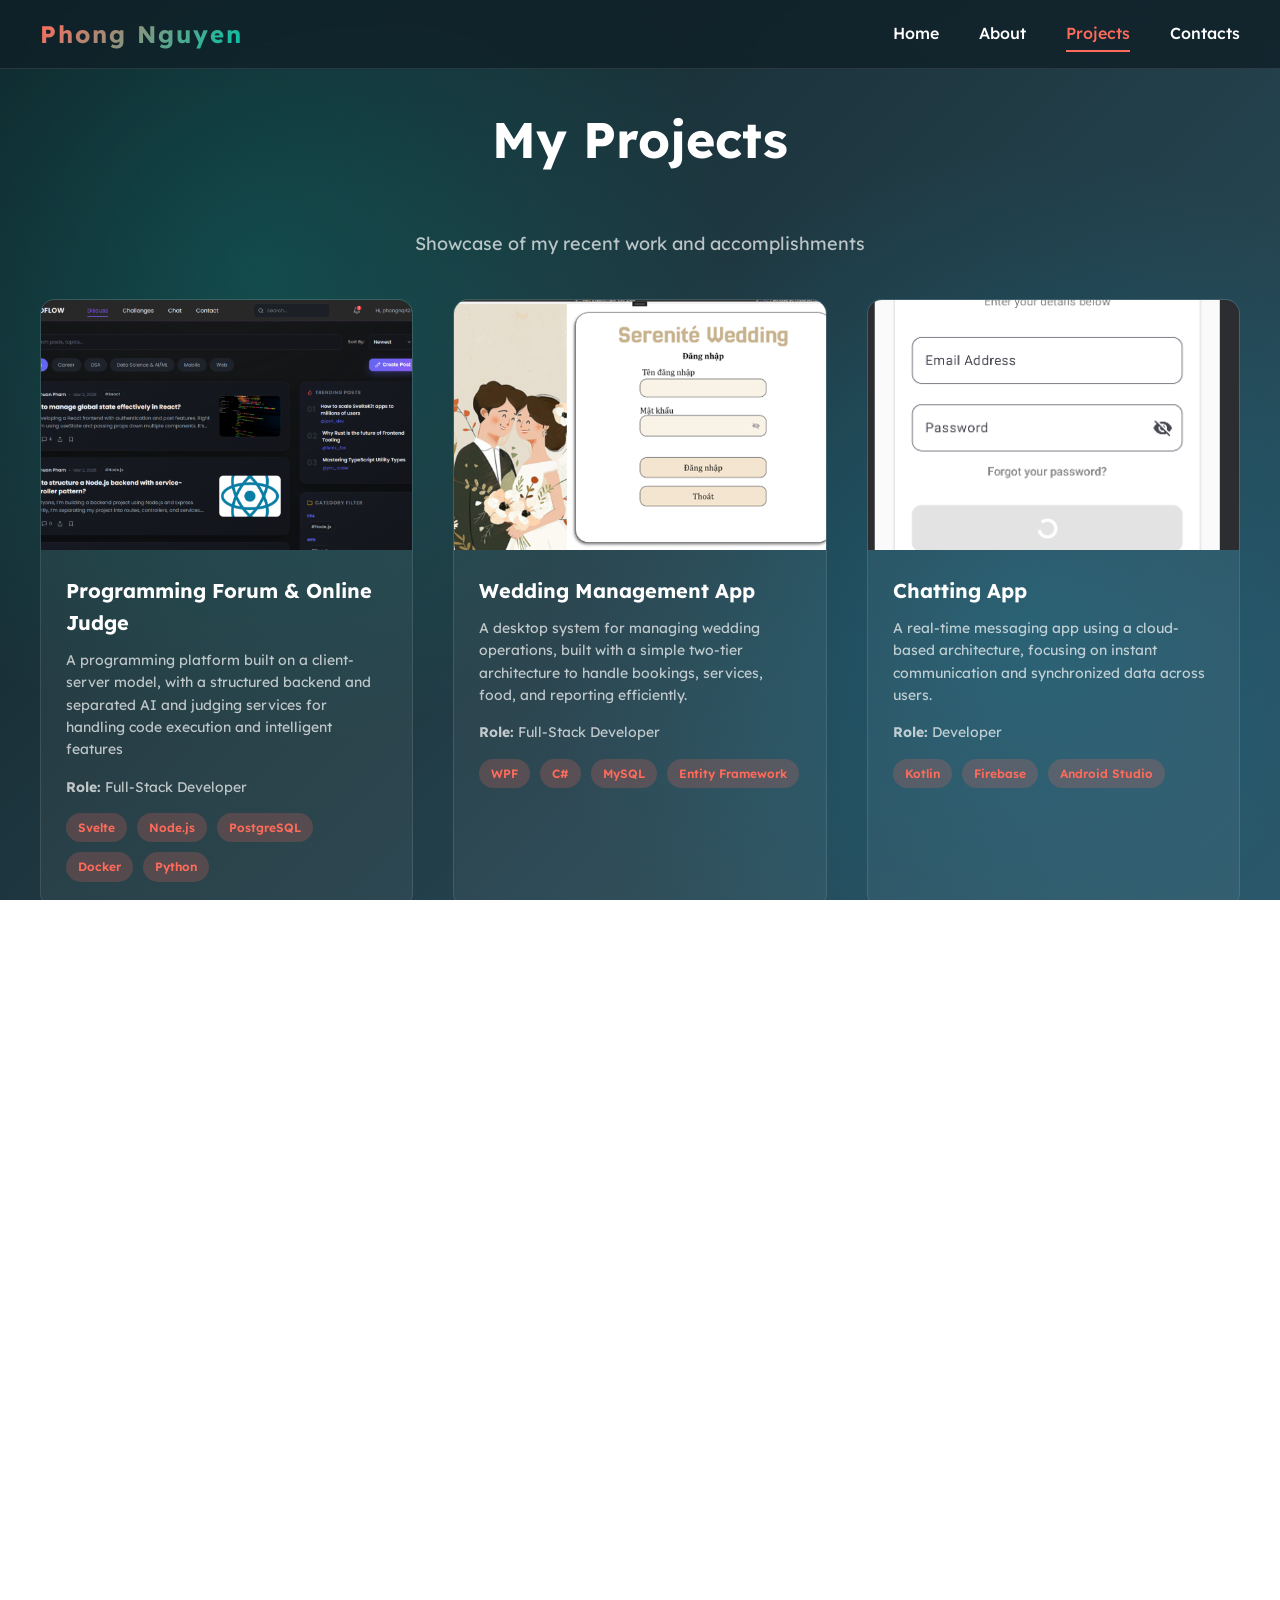
<file: projects.html>
<!DOCTYPE html>
<html lang="vi">

<head>
    <meta charset="UTF-8">
    <meta name="viewport" content="width=device-width, initial-scale=1.0">
    <title>Projects - Software Developer</title>
    <!-- CSS Files -->
    <link rel="stylesheet" href="css/variables.css">
    <link rel="stylesheet" href="css/global.css">
    <link rel="stylesheet" href="css/navbar.css">
    <link rel="stylesheet" href="css/hero.css">
    <link rel="stylesheet" href="css/components.css">
    <link rel="stylesheet" href="css/animations.css">
    <link rel="stylesheet" href="css/responsive.css">
    <link rel="stylesheet" href="https://cdnjs.cloudflare.com/ajax/libs/font-awesome/6.4.0/css/all.min.css">
</head>

<body>
    <!-- Navigation Bar -->
    <nav class="navbar">
        <div class="nav-container">
            <div class="nav-logo">
                <span class="logo-text">Phong Nguyen</span>
            </div>

            <div class="nav-menu">
                <a href="index.html" class="nav-link">Home</a>
                <a href="index.html#about" class="nav-link">About</a>
                <a href="projects.html" class="nav-link active">Projects</a>
                <a href="index.html#contact" class="nav-link">Contacts</a>
            </div>

            <div class="hamburger" id="hamburger">
                <span></span>
                <span></span>
                <span></span>
            </div>
        </div>
    </nav>

    <!-- Projects Section -->
    <section class="projects-page">
        <h2 class="section-title">My Projects</h2>
        <p class="section-subtitle">Showcase of my recent work and accomplishments</p>

        <div class="projects-grid">
            <!-- Components will be rendered here by JavaScript -->
        </div>

        <!-- Demo Videos Section -->
        <div class="demo-section">
            <h2 class="section-title">Video Demos</h2>
            <p class="section-subtitle">Watch me in action - project walkthroughs and feature demonstrations</p>

            <div class="videos-grid">
                <!-- Components will be rendered here by JavaScript -->
            </div>
        </div>
    </section>

    <!-- Footer -->
    <footer class="footer">
        <p>&copy; 2024 Your Name. All rights reserved.</p>
    </footer>

    <script type="module" src="script.js"></script>
</body>

</html>
</file>
<file: css/variables.css>
/* ===== RESET & VARIABLES ===== */
* {
    margin: 0;
    padding: 0;
    box-sizing: border-box;
}

:root {
    --primary-color: #ff6b5b;
    --secondary-color: #00c4a7;
    --text-light: #ffffff;
    --text-dark: #0f2027;
    --bg-dark: #1a1d29;
    --bg-darker: #0f2027;
    --accent: #06a6d6;
    --border-color: rgba(255, 255, 255, 0.1);
}
</file>
<file: css/global.css>
@import url('https://fonts.googleapis.com/css2?family=Lexend:wght@400;500;600;700&display=swap');

html,
body {
    height: 100%;
    width: 100%;
    margin: 0;
    overflow-x: hidden;
    font-family: Lexend;
}

body {
    background: radial-gradient(circle at 20% 30%, #00c4a733 0%, transparent 40%),
        radial-gradient(circle at 80% 70%, #06a6d633 0%, transparent 40%),
        linear-gradient(135deg, #0f2027, #203a43, #2c5364);
    min-height: 100vh;
    color: var(--text-light);
    line-height: 1.6;
}
</file>
<file: css/navbar.css>
/* ===== NAVBAR ===== */
.navbar {
    position: fixed;
    top: 0;
    left: 0;
    right: 0;
    z-index: 1000;
    backdrop-filter: blur(10px);
    background: rgba(15, 32, 39, 0.8);
    border-bottom: 1px solid var(--border-color);
    padding: 0;
}

.nav-container {
    display: flex;
    justify-content: space-between;
    align-items: center;
    padding: 15px 40px;
    max-width: 1400px;
    margin: 0 auto;
    width: 100%;
}

.nav-logo {
    font-size: 24px;
    font-weight: 700;
    letter-spacing: 2px;
    color: var(--text-light);
}

.logo-text {
    background: linear-gradient(135deg, var(--primary-color), var(--secondary-color));
    -webkit-background-clip: text;
    -webkit-text-fill-color: transparent;
    background-clip: text;
}

.nav-menu {
    display: flex;
    gap: 40px;
}

.nav-link {
    color: var(--text-light);
    text-decoration: none;
    font-weight: 500;
    position: relative;
    transition: color 0.3s ease;
}

.nav-link::after {
    content: '';
    position: absolute;
    bottom: -5px;
    left: 0;
    width: 0;
    height: 2px;
    background: var(--primary-color);
    transition: width 0.3s ease;
}

.nav-link:hover,
.nav-link.active {
    color: var(--primary-color);
}

.nav-link.active::after,
.nav-link:hover::after {
    width: 100%;
}

.hamburger {
    display: none;
    flex-direction: column;
    cursor: pointer;
    gap: 5px;
}

.hamburger span {
    width: 25px;
    height: 3px;
    background: var(--text-light);
    border-radius: 3px;
    transition: 0.3s ease;
}
</file>
<file: css/hero.css>
/* ===== HERO SECTION ===== */
.hero {
    margin-top: 80px;
    padding: 0px 40px;
    max-width: 1400px;
    margin-left: auto;
    margin-right: auto;
}

.hero-content {
    display: grid;
    grid-template-columns: 1fr 1fr;
    gap: 40px;
    align-items: center;
    margin-bottom: 20px;
}

.hero-text h1 {
    font-size: 80px;
    font-weight: 700;
    margin: 0;
    line-height: 1;
    margin-bottom: 20px;
    color: var(--text-light);
}

.dot {
    color: var(--primary-color);
    animation: pulse 2s ease-in-out infinite;
}

.greeting {
    margin-bottom: 20px;
    border-left: 3px solid var(--primary-color);
    padding-left: 20px;
}

.hi-text {
    font-size: 60px;
    animation: wave 2s ease-in-out infinite;
}


.intro-name {
    font-size: 32px;
    color: var(--secondary-color);
    margin: 10px 0 0 0;
}

.intro-name span {
    color: var(--text-light);
    font-weight: 400;
}

.title {
    font-size: 56px;
    font-weight: 700;
    margin: 20px 0 30px 0;
    color: var(--text-light);
}

.hero-buttons {
    display: flex;
    gap: 20px;
    flex-wrap: wrap;
}

/* ===== BUTTONS ===== */
.btn {
    padding: 12px 30px;
    border: none;
    border-radius: 8px;
    font-size: 16px;
    font-family: Lexend;
    font-weight: 600;
    cursor: pointer;
    transition: all 0.3s ease;
    display: inline-flex;
    align-items: center;
    gap: 10px;
}

.btn-primary {
    background: var(--primary-color);
    color: white;
    box-shadow: 0 10px 30px rgba(255, 107, 91, 0.3);
}

.btn-primary:hover {
    transform: translateY(-2px);
    box-shadow: 0 15px 40px rgba(255, 107, 91, 0.5);
    background: #ff5a48;
}

.btn-secondary {
    background: transparent;
    color: var(--text-light);
    border: 2px solid var(--text-light);
}

.btn-secondary:hover {
    background: var(--text-light);
    color: var(--text-dark);
    border-color: var(--text-light);
}

/* ===== HERO IMAGE ===== */
.hero-image {
    position: relative;
    display: flex;
    justify-content: center;
    align-items: center;
}

.image-wrapper {
    position: relative;
    z-index: 2;
    display: flex;
    align-items: center;
    justify-content: center;
}

.image-wrapper img {
    width: 100%;
    max-width: 400px;
    aspect-ratio: 1 / 1.5;
    object-fit: cover;
    object-position: top center;
    display: block;
    border: none;
    box-shadow: none;
    border-radius: 0;
    animation: float 3s ease-in-out infinite;
    -webkit-mask-image: radial-gradient(circle,
            black 30%,
            rgba(0, 0, 0, 0.5) 50%,
            transparent 70%);
    mask-image: radial-gradient(circle,
            black 30%,
            rgba(0, 0, 0, 0.5) 50%,
            transparent 70%);
    filter: brightness(1.2) saturate(1.2);
    position: relative;
    z-index: 3;
}



.geometric-shapes {
    position: absolute;
    width: 100%;
    height: 100%;
    top: 50%;
    left: 50%;
    transform: translate(-50%, -50%);
}

.shape {
    position: absolute;
    width: 100px;
    height: 100px;
    border: 2px solid rgba(255, 107, 91, 0.5);
    clip-path: polygon(50% 0%, 100% 100%, 0% 100%);
}

.shape-1 {
    animation: orbitAround 20s linear infinite;
}

.shape-2 {
    animation: orbitAroundReverse 15s linear infinite;
}
</file>
<file: css/components.css>
/* ===== SKILLS SECTION ===== */
.skills-section {
    width: 100%;
    display: flex;
    flex-wrap: wrap;
    gap: 30px;
    justify-content: center;
    padding: 50px 40px;
    background: linear-gradient(90deg, rgba(255, 107, 91, 0.05) 0%, rgba(0, 196, 167, 0.05) 100%);
    border-top: 1px solid var(--border-color);
    border-bottom: 1px solid var(--border-color);
    margin: 40px 0;
}

.skill-item {
    display: flex;
    flex-direction: column;
    align-items: center;
    gap: 10px;
    color: rgba(255, 255, 255, 0.6);
    transition: all 0.3s ease;
}

.skill-item:hover {
    color: var(--text-light);
    transform: translateY(-5px);
}

.skill-item i {
    font-size: 32px;
    background: linear-gradient(135deg, var(--primary-color), var(--secondary-color));
    -webkit-background-clip: text;
    -webkit-text-fill-color: transparent;
    background-clip: text;
}

.skill-item span {
    font-size: 14px;
    font-weight: 500;
}

/* ===== EXPERIENCE TIMELINE ===== */
.experience {
    padding: 40px 40px;
    max-width: 1400px;
    margin: 0 auto;
}

.experience-timeline {
    display: grid;
    grid-template-columns: repeat(auto-fit, minmax(250px, 1fr));
    gap: 40px;
    position: relative;
}

.timeline-item {
    background: rgba(255, 255, 255, 0.05);
    padding: 30px;
    border-radius: 15px;
    backdrop-filter: blur(10px);
    border: 1px solid var(--border-color);
    text-align: center;
    transition: all 0.3s ease;
    position: relative;
    padding-top: 60px;
}

.timeline-item:hover {
    background: rgba(255, 255, 255, 0.1);
    transform: translateY(-10px);
}

.timeline-icon {
    position: absolute;
    top: -30px;
    left: 50%;
    transform: translateX(-50%);
    width: 60px;
    height: 60px;
    background: linear-gradient(135deg, var(--primary-color), var(--secondary-color));
    border-radius: 50%;
    display: flex;
    align-items: center;
    justify-content: center;
    font-size: 28px;
    color: white;
}

.timeline-item h3 {
    font-size: 20px;
    margin-bottom: 10px;
    color: var(--text-light);
}

.timeline-item p {
    color: rgba(255, 255, 255, 0.7);
    font-size: 14px;
}

/* ===== ABOUT SECTION ===== */
.about {
    padding: 80px 40px;
    max-width: 1400px;
    margin: 0 auto;
}

.section-title {
    font-size: 50px;
    font-weight: 700;
    margin-bottom: 50px;
    text-align: center;
    color: var(--text-light);
}

.section-subtitle {
    text-align: center;
    color: rgba(255, 255, 255, 0.7);
    font-size: 18px;
    margin-bottom: 40px;
}

.about-content {
    display: grid;
    grid-template-columns: 1fr 1fr;
    gap: 60px;
    align-items: center;
}

.about-text p {
    color: rgba(255, 255, 255, 0.8);
    font-size: 16px;
    margin-bottom: 20px;
    line-height: 1.8;
    text-align: justify;
}

.stats-grid {
    display: grid;
    grid-template-columns: repeat(3, 1fr);
    gap: 30px;
}

.stat {
    text-align: center;
    background: rgba(255, 255, 255, 0.05);
    padding: 30px 20px;
    border-radius: 15px;
    backdrop-filter: blur(10px);
    border: 1px solid var(--border-color);
}

.stat-number {
    display: block;
    font-size: 48px;
    font-weight: 700;
    margin-bottom: 10px;
    background: linear-gradient(135deg, var(--primary-color), var(--secondary-color));
    -webkit-background-clip: text;
    -webkit-text-fill-color: transparent;
    background-clip: text;
}

.plus,
.percent {
    font-size: 32px;
}

.stat-label {
    display: block;
    color: rgba(255, 255, 255, 0.7);
    font-size: 14px;
}

/* ===== CONTACT SECTION ===== */
.contact {
    padding: 80px 40px;
    max-width: 1400px;
    margin: 0 auto;
}

.contact-content {
    display: grid;
    grid-template-columns: 1fr 1fr;
    gap: 60px;
}

.contact-form {
    display: flex;
    flex-direction: column;
    gap: 20px;
}

.form-group {
    display: flex;
    flex-direction: column;
}

.form-group input,
.form-group textarea {
    padding: 15px 20px;
    background: rgba(255, 255, 255, 0.05);
    border: 1px solid var(--border-color);
    border-radius: 8px;
    color: var(--text-light);
    font-family: inherit;
    font-size: 16px;
    transition: all 0.3s ease;
}

.form-group input:focus,
.form-group textarea:focus {
    outline: none;
    background: rgba(255, 255, 255, 0.1);
    border-color: var(--primary-color);
    box-shadow: 0 0 20px rgba(255, 107, 91, 0.2);
}

.form-group input::placeholder,
.form-group textarea::placeholder {
    color: rgba(255, 255, 255, 0.5);
}

.social-links {
    display: flex;
    flex-direction: column;
    gap: 25px;
    justify-content: flex-start;
    align-items: flex-start;
}

.contact-description {
    color: rgba(255, 255, 255, 0.8);
    font-size: 16px;
    line-height: 1.6;
    margin: 0;
    text-align: justify;
}

.social-icons {
    display: flex;
    flex-direction: row;
    gap: 20px;
    flex-wrap: wrap;
}

.social-link {
    width: 60px;
    height: 60px;
    border: 2px solid var(--primary-color);
    border-radius: 50%;
    display: flex;
    align-items: center;
    justify-content: center;
    color: var(--primary-color);
    font-size: 24px;
    transition: all 0.3s ease;
    text-decoration: none;
}

.social-link:hover {
    background: var(--primary-color);
    color: white;
    transform: scale(1.1);
}

/* ===== PROJECTS PAGE ===== */
.projects-page {
    padding: 100px 40px;
    max-width: 1400px;
    margin: 0 auto;
}

.projects-grid {
    display: grid;
    grid-template-columns: repeat(auto-fill, minmax(300px, 1fr));
    gap: 40px;
    margin-bottom: 100px;
}

.project-card {
    background: rgba(255, 255, 255, 0.05);
    border: 1px solid var(--border-color);
    border-radius: 15px;
    overflow: hidden;
    transition: all 0.3s ease;
}

.project-card:hover {
    background: rgba(255, 255, 255, 0.08);
    transform: translateY(-10px);
    box-shadow: 0 20px 50px rgba(0, 0, 0, 0.3);
}

.project-image {
    position: relative;
    overflow: hidden;
    height: 250px;
}

.project-image img {
    width: 100%;
    height: 100%;
    object-fit: cover;
    transition: transform 0.3s ease;
}

.project-card:hover .project-image img {
    transform: scale(1.1);
}

.project-overlay {
    position: absolute;
    top: 0;
    left: 0;
    right: 0;
    bottom: 0;
    background: rgba(0, 0, 0, 0.8);
    display: flex;
    align-items: center;
    justify-content: center;
    gap: 20px;
    opacity: 0;
    transition: opacity 0.3s ease;
}

.project-card:hover .project-overlay {
    opacity: 1;
}

.project-link {
    width: 50px;
    height: 50px;
    background: var(--primary-color);
    border-radius: 50%;
    display: flex;
    align-items: center;
    justify-content: center;
    color: white;
    font-size: 20px;
    text-decoration: none;
    transition: all 0.3s ease;
}

.project-link:hover {
    background: var(--secondary-color);
    transform: scale(1.1);
}

.project-info {
    padding: 25px;
}

.project-info h3 {
    font-size: 20px;
    margin-bottom: 10px;
    color: var(--text-light);
}

.project-info p {
    color: rgba(255, 255, 255, 0.7);
    font-size: 14px;
    margin-bottom: 15px;
}

.project-tech {
    display: flex;
    flex-wrap: wrap;
    gap: 10px;
}

.tech-tag {
    display: inline-block;
    padding: 5px 12px;
    background: rgba(255, 107, 91, 0.2);
    color: var(--primary-color);
    border-radius: 20px;
    font-size: 12px;
    font-weight: 600;
}

/* ===== DEMO SECTION ===== */
.demo-section {
    margin-top: 100px;
}

.videos-grid {
    display: grid;
    grid-template-columns: repeat(auto-fill, minmax(350px, 1fr));
    gap: 40px;
}

.video-card {
    background: rgba(255, 255, 255, 0.05);
    border: 1px solid var(--border-color);
    border-radius: 15px;
    overflow: hidden;
    transition: all 0.3s ease;
}

.video-card:hover {
    background: rgba(255, 255, 255, 0.08);
    transform: translateY(-10px);
}

.video-wrapper {
    position: relative;
    width: 100%;
    padding-bottom: 56.25%;
    overflow: hidden;
    background: #000;
}

.video-wrapper iframe {
    position: absolute;
    top: 0;
    left: 0;
    width: 100%;
    height: 100%;
}

.video-info {
    padding: 20px;
}

.video-info h3 {
    font-size: 18px;
    margin-bottom: 10px;
    color: var(--text-light);
}

.video-info p {
    color: rgba(255, 255, 255, 0.7);
    font-size: 14px;
}

/* ===== FOOTER ===== */
.footer {
    text-align: center;
    padding: 40px 20px;
    color: rgba(255, 255, 255, 0.6);
    border-top: 1px solid var(--border-color);
    margin-top: 60px;
}
</file>
<file: css/animations.css>
/* ===== ANIMATIONS ===== */
@keyframes pulse {

    0%,
    100% {
        opacity: 1;
    }

    50% {
        opacity: 0.5;
    }
}

@keyframes float {

    0%,
    100% {
        transform: translateY(0px);
    }

    50% {
        transform: translateY(-20px);
    }
}

@keyframes rotate {
    0% {
        transform: rotate(0deg);
    }

    100% {
        transform: rotate(360deg);
    }
}

@keyframes rotateReverse {
    0% {
        transform: rotate(360deg);
    }

    100% {
        transform: rotate(0deg);
    }
}

@keyframes fadeIn {
    from {
        opacity: 0;
    }

    to {
        opacity: 1;
    }
}

@keyframes slideUp {
    to {
        transform: translateY(0);
        opacity: 1;
    }
}

@keyframes slideLeft {
    to {
        transform: translateX(0);
        opacity: 1;
    }
}

@keyframes photoAppear {
    from {
        transform: scale(.7);
        opacity: 0;
    }

    to {
        transform: scale(1);
        opacity: 1;
    }
}

@keyframes orbitAround {
    0% {
        top: -80px;
        left: 50%;
        transform: translateX(-50%) rotate(0deg);
    }

    25% {
        top: 50%;
        left: calc(50% + 200px);
        transform: translateY(-50%) rotate(90deg);
    }

    50% {
        top: calc(50% + 200px);
        left: 50%;
        transform: translateX(-50%) rotate(180deg);
    }

    75% {
        top: 50%;
        left: calc(50% - 200px);
        transform: translateY(-50%) rotate(270deg);
    }

    100% {
        top: -80px;
        left: 50%;
        transform: translateX(-50%) rotate(360deg);
    }
}

@keyframes orbitAroundReverse {
    0% {
        top: -120px;
        left: 50%;
        transform: translateX(-50%) rotate(0deg);
    }

    25% {
        top: 50%;
        left: calc(50% - 150px);
        transform: translateY(-50%) rotate(-90deg);
    }

    50% {
        top: calc(50% + 150px);
        left: 50%;
        transform: translateX(-50%) rotate(-180deg);
    }

    75% {
        top: 50%;
        left: calc(50% + 150px);
        transform: translateY(-50%) rotate(-270deg);
    }

    100% {
        top: -120px;
        left: 50%;
        transform: translateX(-50%) rotate(-360deg);
    }
}
</file>
<file: css/responsive.css>
/* ===== RESPONSIVE DESIGN ===== */
@media (max-width: 1024px) {
    .hero-content {
        grid-template-columns: 1fr;
    }

    .about-content {
        grid-template-columns: 1fr;
    }

    .contact-content {
        grid-template-columns: 1fr;
    }

    .hero-text h1 {
        font-size: 60px;
    }

    .title {
        font-size: 40px;
    }

    .section-title {
        font-size: 36px;
    }

    .nav-menu {
        gap: 20px;
    }

    .social-icons {
        flex-direction: row;
    }
}

@media (max-width: 768px) {
    .nav-container {
        padding: 15px 20px;
    }

    .nav-menu {
        display: none;
        position: fixed;
        top: 70px;
        left: 0;
        right: 0;
        flex-direction: column;
        background: rgba(15, 32, 39, 0.95);
        padding: 20px;
        gap: 0;
    }

    .nav-menu.active {
        display: flex;
    }

    .nav-link {
        padding: 15px 0;
        border-bottom: 1px solid var(--border-color);
    }

    .hamburger {
        display: flex;
    }

    .hero {
        padding: 30px 20px;
        margin-top: 100px;
    }

    .hero-text h1 {
        font-size: 48px;
    }

    .title {
        font-size: 32px;
    }

    .hero-buttons {
        flex-direction: column;
    }

    .btn {
        justify-content: center;
    }

    .skills-section {
        gap: 20px;
    }

    .skill-item {
        gap: 5px;
    }

    .skill-item i {
        font-size: 24px;
    }

    .stats-grid {
        grid-template-columns: 1fr;
    }

    .projects-grid {
        grid-template-columns: 1fr;
    }

    .videos-grid {
        grid-template-columns: 1fr;
    }

    .section-title {
        font-size: 28px;
        margin-bottom: 30px;
    }

    .experience-timeline {
        gap: 20px;
    }

    .social-link {
        width: 50px;
        height: 50px;
        font-size: 20px;
    }

    .social-icons {
        flex-direction: row;
    }

    .contact-form,
    .social-links {
        align-items: flex-start;
    }
}

@media (max-width: 480px) {
    .nav-container {
        padding: 12px 15px;
    }

    .hero {
        margin-top: 80px;
        padding: 20px 15px;
    }

    .hero-text h1 {
        font-size: 36px;
    }

    .title {
        font-size: 24px;
    }

    .section-title {
        font-size: 24px;
    }

    .hero-buttons {
        width: 100%;
    }

    .btn {
        width: 100%;
    }

    .stats-grid {
        gap: 15px;
    }

    .stat {
        padding: 20px 10px;
    }

    .stat-number {
        font-size: 36px;
    }

    .section-subtitle {
        font-size: 14px;
    }

    .social-icons {
        flex-direction: row;
    }
}
</file>
